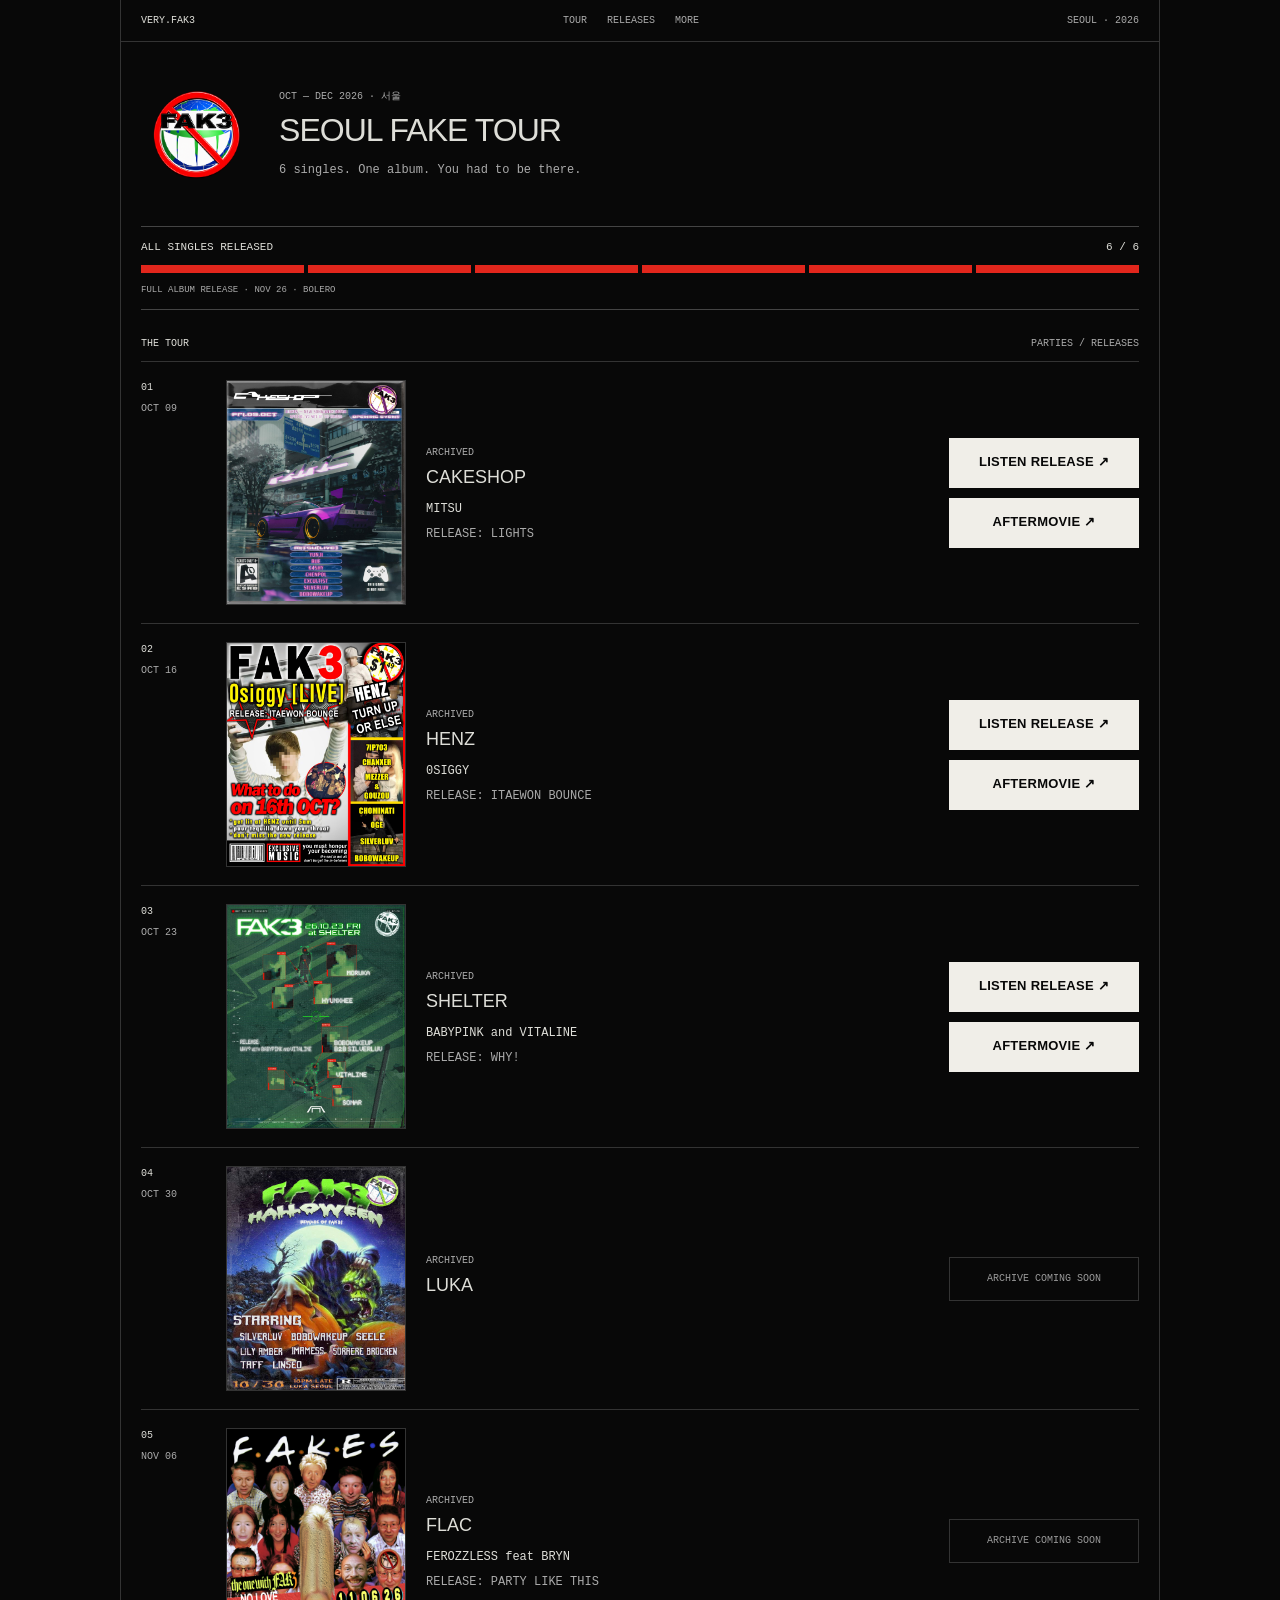
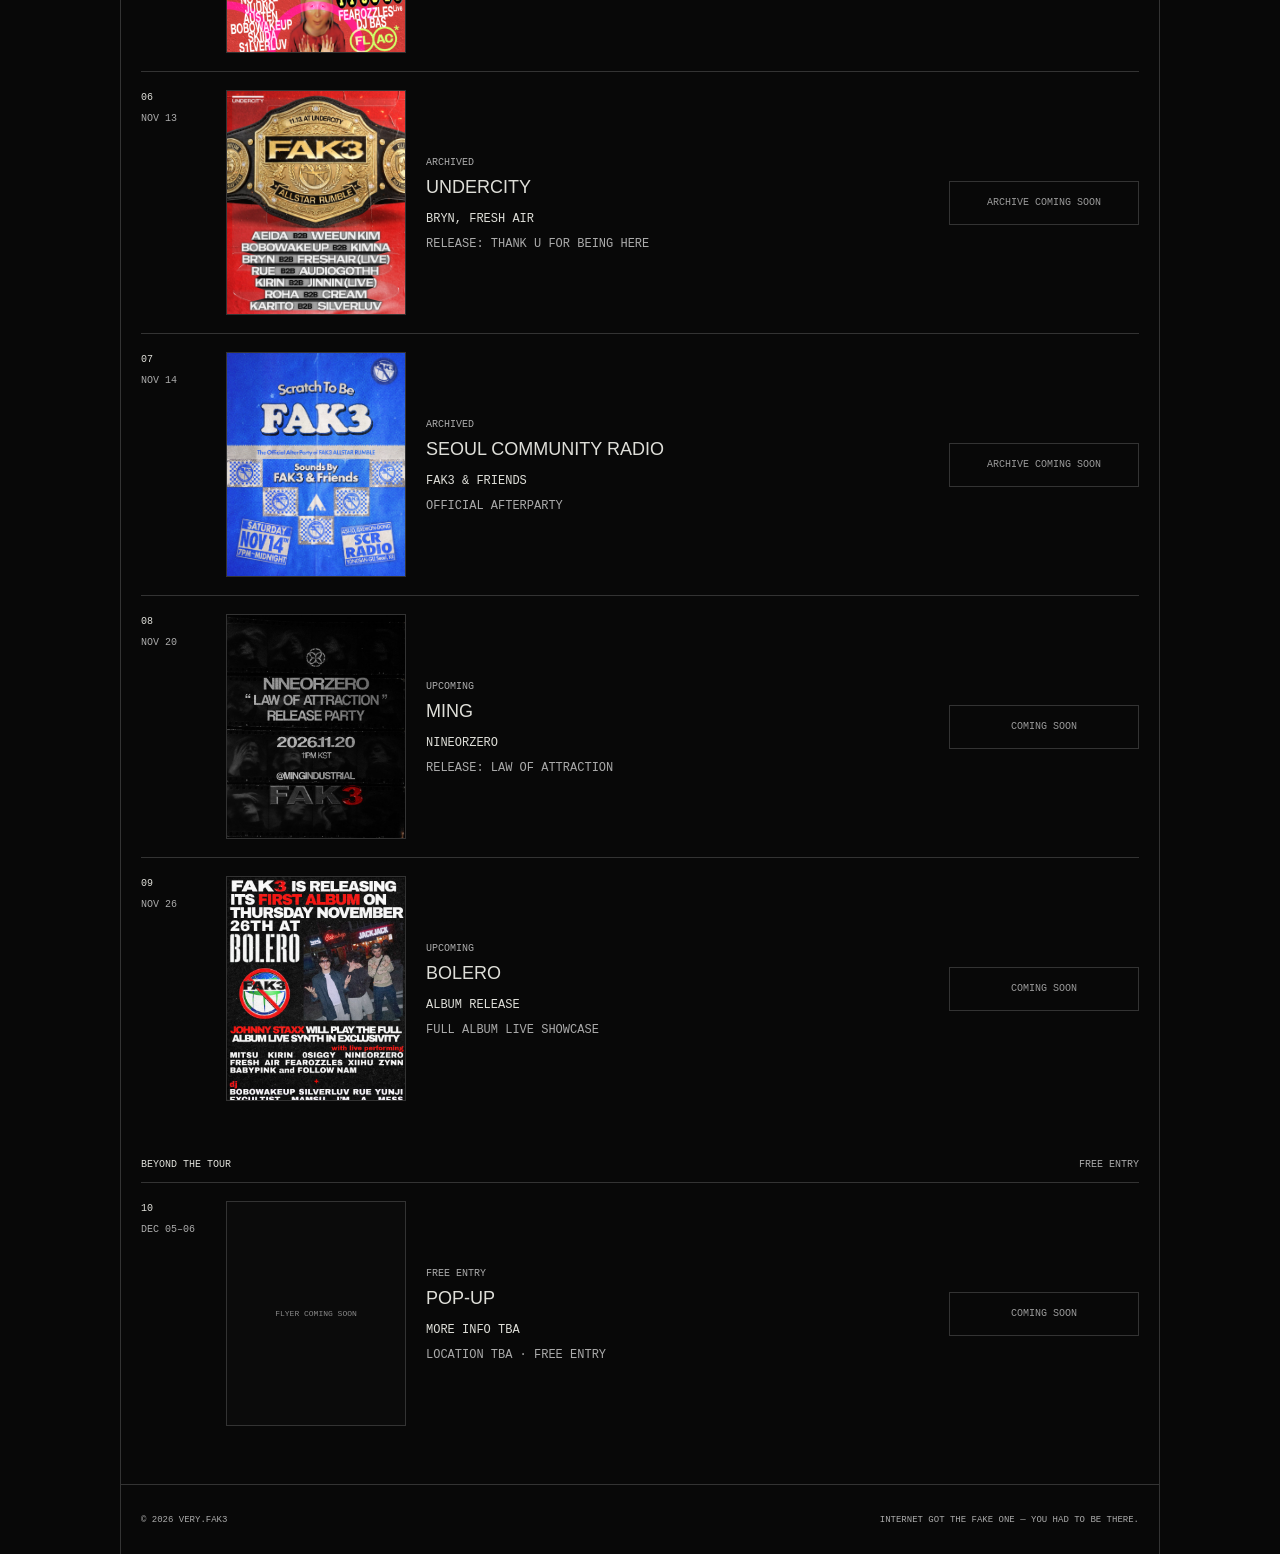
<file: index.html>
<!doctype html>
<html lang="en">
<head>
  <meta charset="utf-8">
  <meta name="viewport" content="width=device-width, initial-scale=1">

  <title>SEOUL FAKE TOUR — VERY.FAK3</title>

  <meta
    name="description"
    content="6 singles. One album. Seoul, October–December 2026. Music, parties and live memories from VERY.FAK3. Full album release at Bolero on November 26."
  >
  <meta name="theme-color" content="#080808">

  <link rel="icon" href="logo.png">
  <link rel="stylesheet" href="style.css?v=20261120-4">

  <script defer src="data.js?v=20261120-4"></script>
  <script defer src="script.js?v=20261120-4"></script>
</head>

<body>
  <a class="skip" href="#events">Skip to events</a>

  <div class="shell">
    <header>
      <a href="#top">VERY.FAK3</a>

      <nav aria-label="Main navigation">
        <a href="#events">TOUR</a>
        <a href="#album">RELEASES</a>
        <a href="#extras">MORE</a>
      </nav>

      <span>SEOUL · 2026</span>
    </header>

    <main id="top">
      <section class="hero">
        <img
          src="logo.png"
          alt="VERY.FAK3"
          class="logo"
          width="112"
          height="112"
        >

        <div>
          <p class="eyebrow">OCT — DEC 2026 · 서울</p>
          <h1>SEOUL FAKE TOUR</h1>
          <p>6 singles. One album. You had to be there.</p>
        </div>
      </section>

      <section
        id="album"
        class="loading"
        aria-label="Single release progress"
      >
        <div class="progress-label">
          <span id="album-label">SINGLES LOADING</span>
          <span id="count">0 / 6</span>
        </div>

        <div
          id="blocks"
          class="blocks"
          role="progressbar"
          aria-label="Singles released"
          aria-valuemin="0"
          aria-valuemax="6"
          aria-valuenow="0"
        ></div>

        <div class="album-bottom">
          <span>FULL ALBUM RELEASE · NOV 26 · BOLERO</span>
          <span id="album-link"></span>
        </div>
      </section>

      <div class="section-heading">
        <h2>THE TOUR</h2>
        <span>PARTIES / RELEASES</span>
      </div>

      <section
        id="events"
        class="events"
        aria-label="Tour events"
      ></section>

      <div class="section-heading extra-heading">
        <h2>BEYOND THE TOUR</h2>
        <span>FREE ENTRY</span>
      </div>

      <section
        id="extras"
        class="events"
        aria-label="Pop-up"
      ></section>

      <noscript>
        <p>Enable JavaScript to see the tour schedule and access links.</p>
      </noscript>
    </main>

    <footer>
      <span>© 2026 VERY.FAK3</span>
      <span>INTERNET GOT THE FAKE ONE — YOU HAD TO BE THERE.</span>
    </footer>
  </div>
</body>
</html>
</file>
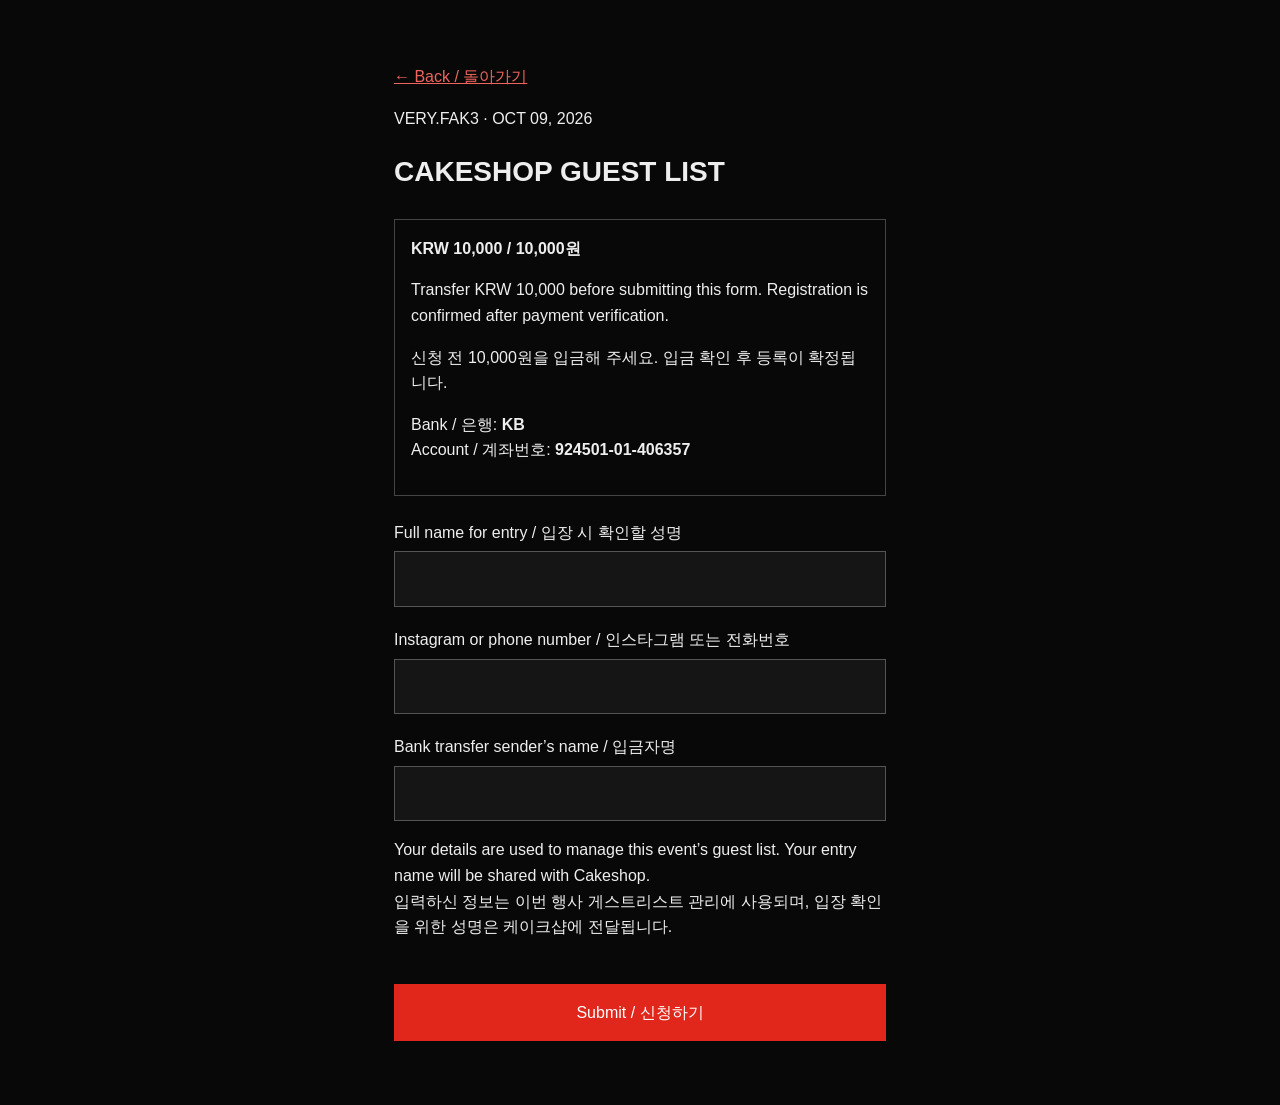
<file: guestlist.html>
<!doctype html>
<html lang="en">
<head>
  <meta charset="utf-8">
  <meta name="viewport" content="width=device-width,initial-scale=1">
  <meta name="robots" content="noindex">
  <title>CAKESHOP Guest List — VERY.FAK3</title>
  <style>
    * { box-sizing: border-box; }
    body {
      margin: 0;
      background: #080808;
      color: #eee;
      font-family: Arial, sans-serif;
      line-height: 1.6;
    }
    main {
      max-width: 540px;
      margin: 40px auto;
      padding: 24px;
    }
    a { color: #ee655d; }
    h1 { font-size: 28px; }
    .notice {
      border: 1px solid #444;
      padding: 16px;
      margin: 24px 0;
    }
    label {
      display: block;
      margin-top: 20px;
    }
    input {
      width: 100%;
      margin-top: 6px;
      padding: 14px;
      border: 1px solid #555;
      background: #151515;
      color: #fff;
      font: inherit;
    }
    button {
      width: 100%;
      margin-top: 28px;
      padding: 16px;
      background: #e1261c;
      border: 0;
      color: #fff;
      font: inherit;
      cursor: pointer;
    }
    input:focus-visible, button:focus-visible {
      outline: 2px solid #ee655d;
      outline-offset: 3px;
    }
    .trap {
      position: absolute;
      left: -10000px;
    }
    [hidden] { display: none !important; }
  </style>
</head>
<body>
  <main>
    <a href="index.html">← Back / 돌아가기</a>
    <p>VERY.FAK3 · OCT 09, 2026</p>
    <h1>CAKESHOP GUEST LIST</h1>

    <div class="notice" id="paid-info">
      <strong>KRW 10,000 / 10,000원</strong>
      <p>
        Transfer KRW 10,000 before submitting this form.
        Registration is confirmed after payment verification.
      </p>
      <p lang="ko">
        신청 전 10,000원을 입금해 주세요.
        입금 확인 후 등록이 확정됩니다.
      </p>
      <p>
        Bank / 은행: <strong>KB</strong><br>
        Account / 계좌번호: <strong>924501-01-406357</strong><br>
      </p>
    </div>

    <div class="notice" id="free-info" hidden>
      Complimentary guest list — invitation only.<br>
      <span lang="ko">초대받은 분들을 위한 무료 게스트리스트입니다.</span>
    </div>

    <form
      id="guest-form"
      action="https://script.google.com/macros/s/AKfycbzJLrEXFli6a6iJ6w9u7DT0LzXpuekbWyhWHuP_edhrgIsgyXq1otlkyt4XOFBlHNmg/exec"
      method="post"
    >
      <input type="hidden" name="type" id="list-type" value="PAID">

      <label for="nom">
        Full name for entry / 입장 시 확인할 성명
      </label>
      <input
        id="nom"
        name="nom"
        autocomplete="name"
        maxlength="100"
        required
      >

      <label for="contact">
        Instagram or phone number / 인스타그램 또는 전화번호
      </label>
      <input
        id="contact"
        name="contact"
        maxlength="150"
        required
      >

      <div id="transfer-field">
        <label for="nomVirement">
          Bank transfer sender’s name / 입금자명
        </label>
        <input
          id="nomVirement"
          name="nomVirement"
          maxlength="100"
          required
        >
      </div>

      <div id="code-field" hidden>
        <label for="code">
          Invitation code / 초대 코드
        </label>
        <input
          id="code"
          name="code"
          type="password"
          autocomplete="off"
          maxlength="200"
          disabled
        >
      </div>

      <div class="trap" aria-hidden="true">
        <label for="website">Leave empty</label>
        <input
          id="website"
          name="website"
          tabindex="-1"
          autocomplete="off"
        >
      </div>

      <p>
        Your details are used to manage this event’s guest list.
        Your entry name will be shared with Cakeshop.<br>
        <span lang="ko">
          입력하신 정보는 이번 행사 게스트리스트 관리에 사용되며,
          입장 확인을 위한 성명은 케이크샵에 전달됩니다.
        </span>
      </p>

      <button type="submit">Submit / 신청하기</button>
    </form>
  </main>

  <script>
    const isFree =
      new URLSearchParams(location.search).get("type") === "free";

    if (isFree) {
      document.querySelector("#list-type").value = "FREE";
      document.querySelector("#paid-info").hidden = true;
      document.querySelector("#free-info").hidden = false;

      document.querySelector("#transfer-field").hidden = true;
      document.querySelector("#nomVirement").required = false;
      document.querySelector("#nomVirement").disabled = true;

      document.querySelector("#code-field").hidden = false;
      document.querySelector("#code").disabled = false;
      document.querySelector("#code").required = true;
    }

    document.querySelector("#guest-form").addEventListener(
      "submit",
      function (event) {
        const action = this.getAttribute("action");

        if (!/^https:\/\/script\.google\.com\/macros\/s\/[^/]+\/exec$/.test(action)) {
          event.preventDefault();
          alert(
            "Registration is not open yet. / 아직 신청이 시작되지 않았습니다."
          );
        }
      }
    );
  </script>
</body>
</html>
</file>
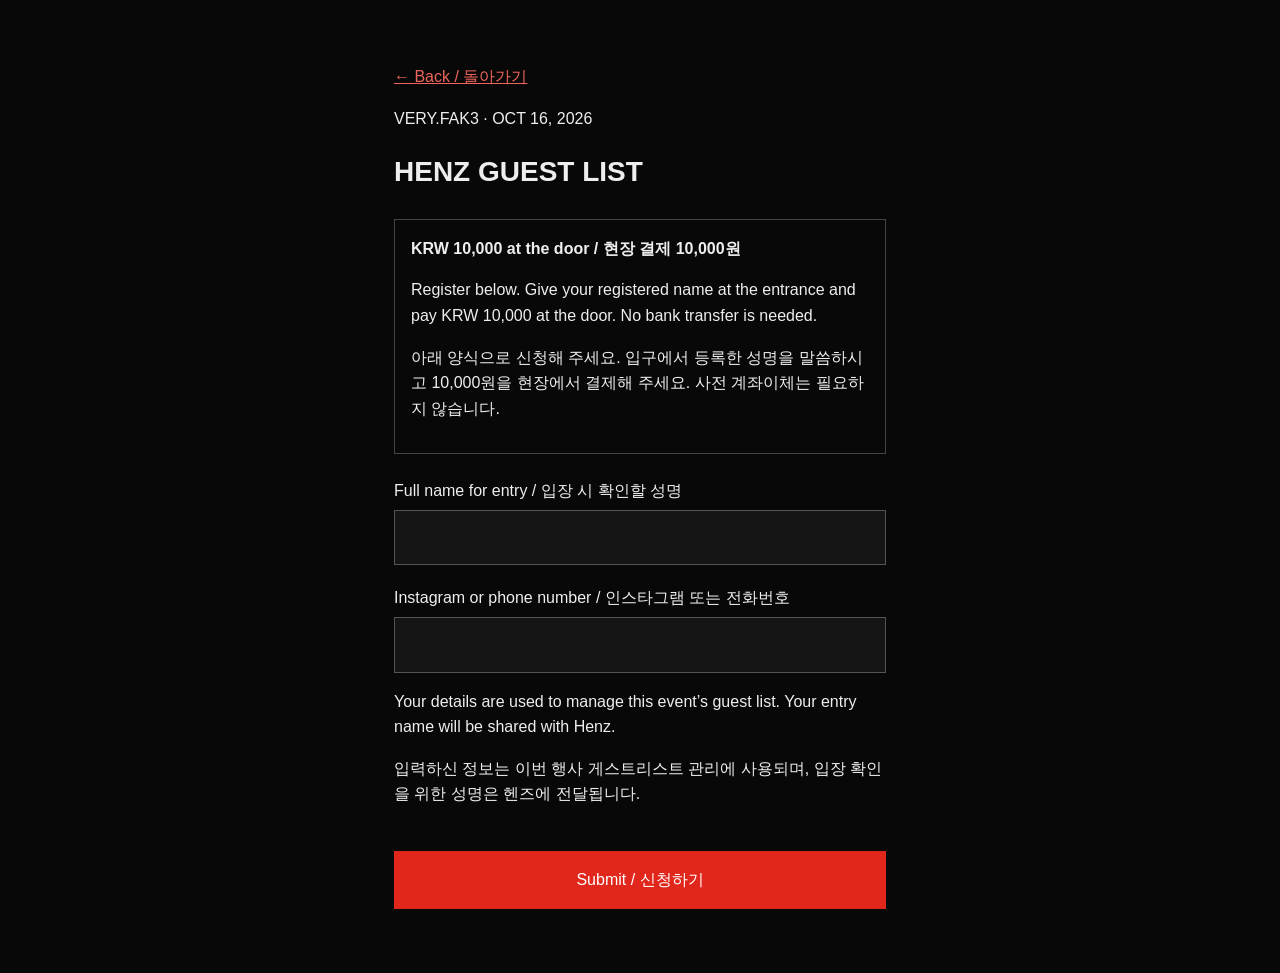
<file: henz-guestlist.html>
<!doctype html>
<html lang="en">
<head>
  <meta charset="utf-8">
  <meta name="viewport" content="width=device-width,initial-scale=1">
  <meta name="robots" content="noindex">
  <title>HENZ Guest List — VERY.FAK3</title>
  <style>
    * { box-sizing: border-box; }
    body {
      margin: 0;
      background: #080808;
      color: #eee;
      font-family: Arial, sans-serif;
      line-height: 1.6;
    }
    main {
      max-width: 540px;
      margin: 40px auto;
      padding: 24px;
    }
    a { color: #ee655d; }
    h1 { font-size: 28px; }
    .notice {
      border: 1px solid #444;
      padding: 16px;
      margin: 24px 0;
    }
    label {
      display: block;
      margin-top: 20px;
    }
    input {
      width: 100%;
      margin-top: 6px;
      padding: 14px;
      border: 1px solid #555;
      background: #151515;
      color: #fff;
      font: inherit;
      font-size: 16px;
    }
    button {
      width: 100%;
      margin-top: 28px;
      padding: 16px;
      background: #e1261c;
      border: 0;
      color: #fff;
      font: inherit;
      cursor: pointer;
    }
    input:focus-visible, button:focus-visible {
      outline: 2px solid #ee655d;
      outline-offset: 3px;
    }
    .trap {
      position: absolute;
      left: -10000px;
    }
  </style>
</head>
<body>
  <main>
    <a href="index.html">← Back / 돌아가기</a>
    <p>VERY.FAK3 · OCT 16, 2026</p>
    <h1>HENZ GUEST LIST</h1>

    <div class="notice">
      <strong>KRW 10,000 at the door / 현장 결제 10,000원</strong>
      <p>
        Register below. Give your registered name at the entrance
        and pay KRW 10,000 at the door. No bank transfer is needed.
      </p>
      <p lang="ko">
        아래 양식으로 신청해 주세요. 입구에서 등록한 성명을
        말씀하시고 10,000원을 현장에서 결제해 주세요.
        사전 계좌이체는 필요하지 않습니다.
      </p>
    </div>

    <form
      action="https://script.google.com/macros/s/AKfycbzJLrEXFli6a6iJ6w9u7DT0LzXpuekbWyhWHuP_edhrgIsgyXq1otlkyt4XOFBlHNmg/exec"
      method="post"
    >
      <input type="hidden" name="event" value="HENZ">
      <input type="hidden" name="type" value="DOOR">

      <label for="nom">
        Full name for entry / 입장 시 확인할 성명
      </label>
      <input
        id="nom"
        name="nom"
        autocomplete="name"
        maxlength="100"
        required
      >

      <label for="contact">
        Instagram or phone number / 인스타그램 또는 전화번호
      </label>
      <input
        id="contact"
        name="contact"
        maxlength="150"
        required
      >

      <div class="trap" aria-hidden="true">
        <label for="website">Leave empty / 비워 두세요</label>
        <input
          id="website"
          name="website"
          tabindex="-1"
          autocomplete="off"
        >
      </div>

      <p>
        Your details are used to manage this event’s guest list.
        Your entry name will be shared with Henz.
      </p>
      <p lang="ko">
        입력하신 정보는 이번 행사 게스트리스트 관리에 사용되며,
        입장 확인을 위한 성명은 헨즈에 전달됩니다.
      </p>

      <button type="submit">Submit / 신청하기</button>
    </form>
  </main>
</body>
</html>
</file>
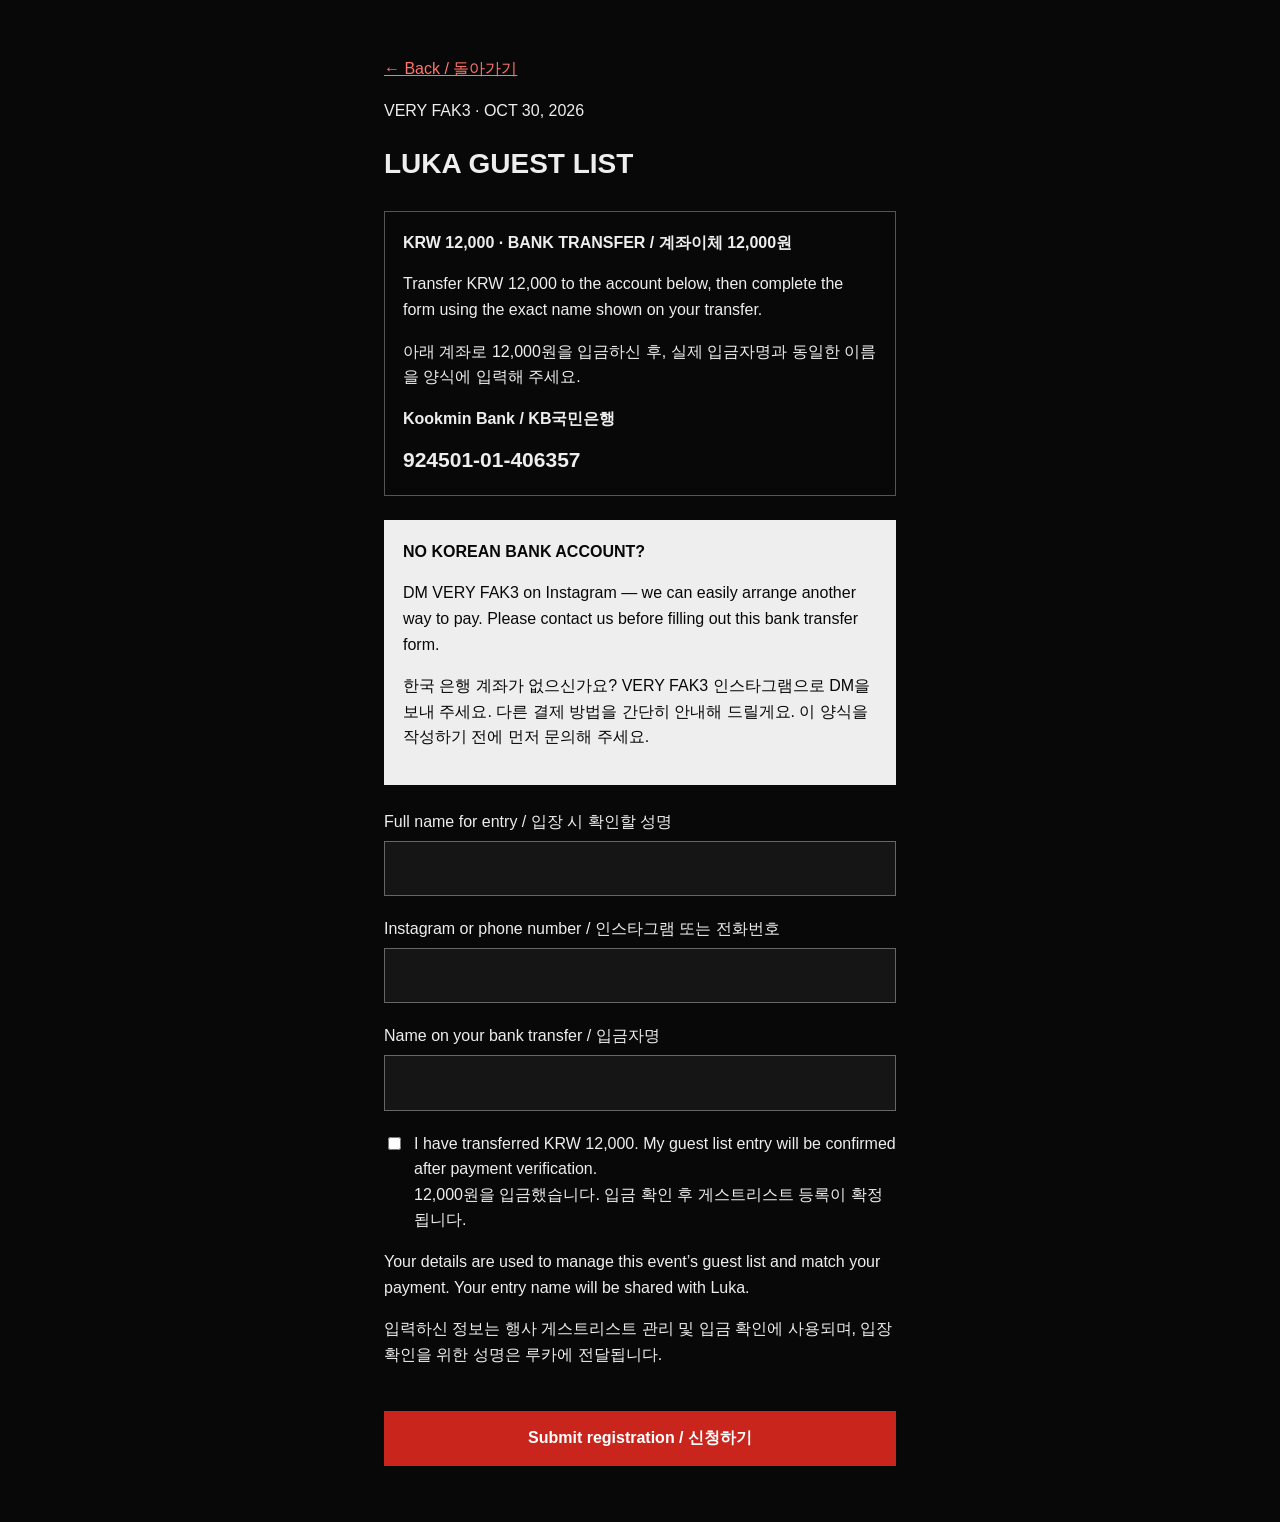
<file: luka-guestlist.html>
<!doctype html>
<html lang="en">
<head>
  <meta charset="utf-8">
  <meta name="viewport" content="width=device-width,initial-scale=1">
  <meta name="robots" content="noindex">
  <title>LUKA Guest List — VERY FAK3</title>
  <style>
    * { box-sizing: border-box; }
    body {
      margin: 0;
      background: #080808;
      color: #eee;
      font: 16px/1.6 Arial, sans-serif;
    }
    main {
      max-width: 560px;
      margin: 32px auto;
      padding: 24px;
    }
    a { color: #ff756c; }
    h1 { font-size: 28px; }
    .notice {
      border: 1px solid #555;
      padding: 18px;
      margin: 24px 0;
    }
    .account {
      display: block;
      margin-top: 12px;
      font-size: 21px;
      font-weight: 700;
      overflow-wrap: anywhere;
    }
    .alternative {
      border-color: #eee;
      background: #eee;
      color: #080808;
    }
    label {
      display: block;
      margin-top: 20px;
    }
    input:not([type="hidden"]):not([type="checkbox"]) {
      width: 100%;
      margin-top: 6px;
      padding: 14px;
      border: 1px solid #666;
      background: #151515;
      color: #fff;
      font: inherit;
    }
    .check {
      display: flex;
      gap: 10px;
      align-items: flex-start;
    }
    .check input {
      margin-top: 6px;
      flex-shrink: 0;
    }
    button {
      width: 100%;
      margin-top: 28px;
      padding: 16px;
      background: #c9251d;
      border: 0;
      color: #fff;
      font: 700 16px/1.4 Arial, sans-serif;
      cursor: pointer;
    }
    input:focus-visible, button:focus-visible {
      outline: 2px solid #ff756c;
      outline-offset: 3px;
    }
    .trap {
      position: absolute;
      left: -10000px;
    }
  </style>
</head>
<body>
  <main>
    <a href="index.html">← Back / 돌아가기</a>
    <p>VERY FAK3 · OCT 30, 2026</p>
    <h1>LUKA GUEST LIST</h1>

    <div class="notice">
      <strong>KRW 12,000 · BANK TRANSFER / 계좌이체 12,000원</strong>
      <p>
        Transfer KRW 12,000 to the account below, then complete
        the form using the exact name shown on your transfer.
      </p>
      <p lang="ko">
        아래 계좌로 12,000원을 입금하신 후,
        실제 입금자명과 동일한 이름을 양식에 입력해 주세요.
      </p>
      <strong>Kookmin Bank / KB국민은행</strong>
      <span class="account">924501-01-406357</span>
    </div>

    <div class="notice alternative">
      <strong>NO KOREAN BANK ACCOUNT?</strong>
      <p>
        DM VERY FAK3 on Instagram — we can easily arrange
        another way to pay. Please contact us before filling
        out this bank transfer form.
      </p>
      <p lang="ko">
        한국 은행 계좌가 없으신가요?
        VERY FAK3 인스타그램으로 DM을 보내 주세요.
        다른 결제 방법을 간단히 안내해 드릴게요.
        이 양식을 작성하기 전에 먼저 문의해 주세요.
      </p>
    </div>

    <form
      action="https://script.google.com/macros/s/AKfycbx7xr8_IkXfoEXtjaoOb0V2KSzvo7JzntWJjXaOHV-5MXmzt8GA_Z1e5-GERNtU1VDb/exec"
      method="post"
    >
      <input type="hidden" name="event" value="LUKA">
      <input type="hidden" name="type" value="TRANSFER">

      <label for="nom">
        Full name for entry / 입장 시 확인할 성명
      </label>
      <input
        id="nom"
        name="nom"
        autocomplete="name"
        maxlength="100"
        required
      >

      <label for="contact">
        Instagram or phone number / 인스타그램 또는 전화번호
      </label>
      <input
        id="contact"
        name="contact"
        maxlength="150"
        required
      >

      <label for="virement">
        Name on your bank transfer / 입금자명
      </label>
      <input
        id="virement"
        name="virement"
        maxlength="100"
        required
      >

      <div class="trap" aria-hidden="true">
        <label for="website">Leave empty / 비워 두세요</label>
        <input
          id="website"
          name="website"
          tabindex="-1"
          autocomplete="off"
        >
      </div>

      <label class="check">
        <input type="checkbox" required>
        <span>
          I have transferred KRW 12,000. My guest list entry
          will be confirmed after payment verification.
          <br>
          <span lang="ko">
            12,000원을 입금했습니다.
            입금 확인 후 게스트리스트 등록이 확정됩니다.
          </span>
        </span>
      </label>

      <p>
        Your details are used to manage this event’s guest list
        and match your payment. Your entry name will be shared
        with Luka.
      </p>
      <p lang="ko">
        입력하신 정보는 행사 게스트리스트 관리 및 입금 확인에
        사용되며, 입장 확인을 위한 성명은 루카에 전달됩니다.
      </p>

      <button type="submit">Submit registration / 신청하기</button>
    </form>
  </main>
</body>
</html>
</file>
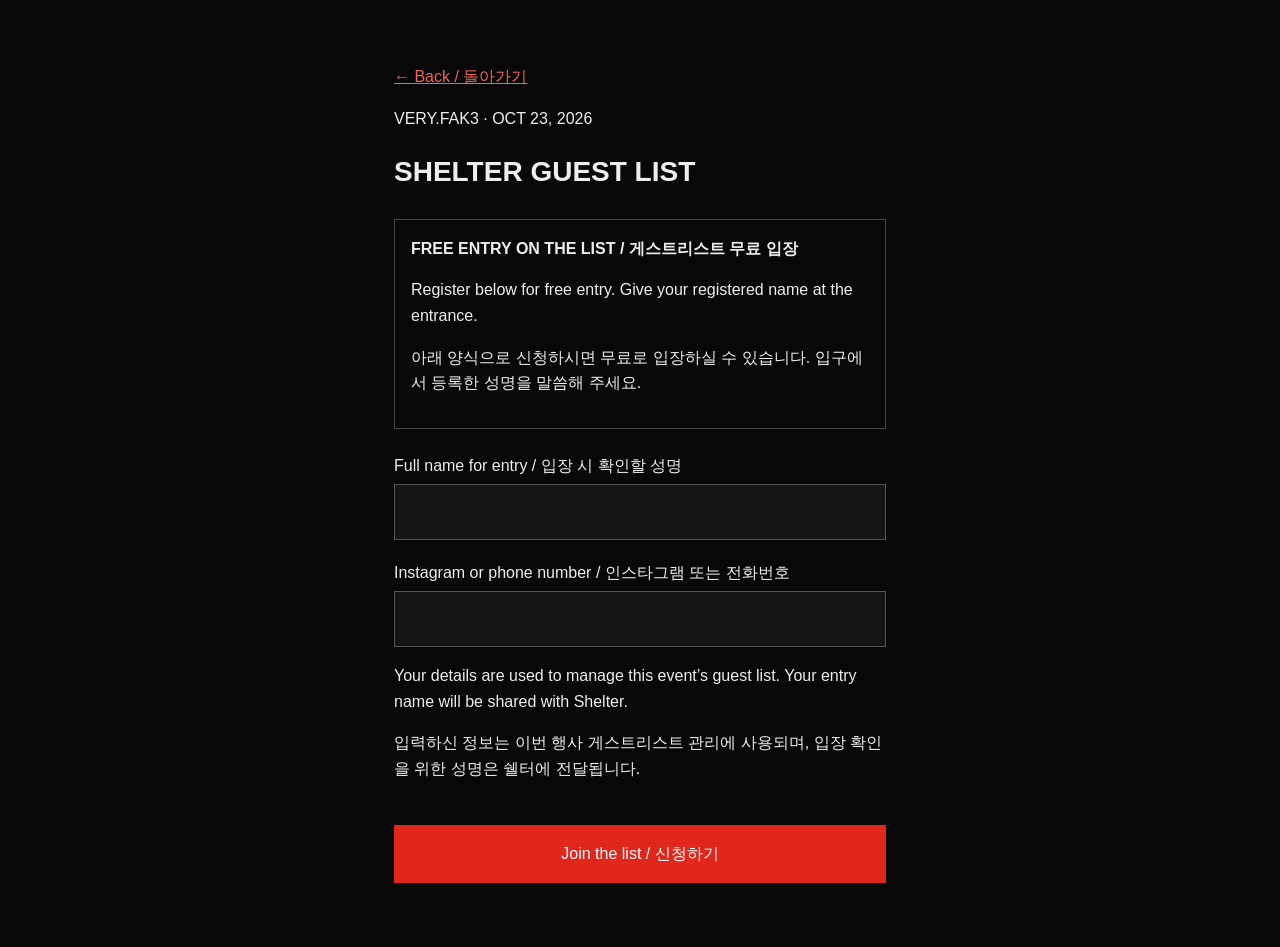
<file: shelter-guestlist.html>
<!doctype html>
<html lang="en">
<head>
  <meta charset="utf-8">
  <meta name="viewport" content="width=device-width,initial-scale=1">
  <meta name="robots" content="noindex">
  <title>SHELTER Guest List — VERY.FAK3</title>
  <style>
    * { box-sizing: border-box; }
    body {
      margin: 0;
      background: #080808;
      color: #eee;
      font-family: Arial, sans-serif;
      line-height: 1.6;
    }
    main {
      max-width: 540px;
      margin: 40px auto;
      padding: 24px;
    }
    a { color: #ee655d; }
    h1 { font-size: 28px; }
    .notice {
      border: 1px solid #444;
      padding: 16px;
      margin: 24px 0;
    }
    label { display: block; margin-top: 20px; }
    input {
      width: 100%;
      margin-top: 6px;
      padding: 14px;
      border: 1px solid #555;
      background: #151515;
      color: #fff;
      font: inherit;
      font-size: 16px;
    }
    button {
      width: 100%;
      margin-top: 28px;
      padding: 16px;
      background: #e1261c;
      border: 0;
      color: #fff;
      font: inherit;
      cursor: pointer;
    }
    input:focus-visible, button:focus-visible {
      outline: 2px solid #ee655d;
      outline-offset: 3px;
    }
    .trap { position: absolute; left: -10000px; }
  </style>
</head>
<body>
  <main>
    <a href="index.html">← Back / 돌아가기</a>
    <p>VERY.FAK3 · OCT 23, 2026</p>
    <h1>SHELTER GUEST LIST</h1>

    <div class="notice">
      <strong>FREE ENTRY ON THE LIST / 게스트리스트 무료 입장</strong>
      <p>
        Register below for free entry.
        Give your registered name at the entrance.
      </p>
      <p lang="ko">
        아래 양식으로 신청하시면 무료로 입장하실 수 있습니다.
        입구에서 등록한 성명을 말씀해 주세요.
      </p>
    </div>

    <form
      action="https://script.google.com/macros/s/AKfycbzJLrEXFli6a6iJ6w9u7DT0LzXpuekbWyhWHuP_edhrgIsgyXq1otlkyt4XOFBlHNmg/exec"
      method="post"
    >
      <input type="hidden" name="event" value="SHELTER">
      <input type="hidden" name="type" value="FREE">

      <label for="nom">
        Full name for entry / 입장 시 확인할 성명
      </label>
      <input
        id="nom"
        name="nom"
        autocomplete="name"
        maxlength="100"
        required
      >

      <label for="contact">
        Instagram or phone number / 인스타그램 또는 전화번호
      </label>
      <input
        id="contact"
        name="contact"
        maxlength="150"
        required
      >

      <div class="trap" aria-hidden="true">
        <label for="website">Leave empty / 비워 두세요</label>
        <input
          id="website"
          name="website"
          tabindex="-1"
          autocomplete="off"
        >
      </div>

      <p>
        Your details are used to manage this event’s guest list.
        Your entry name will be shared with Shelter.
      </p>
      <p lang="ko">
        입력하신 정보는 이번 행사 게스트리스트 관리에 사용되며,
        입장 확인을 위한 성명은 쉘터에 전달됩니다.
      </p>

      <button type="submit">Join the list / 신청하기</button>
    </form>
  </main>
</body>
</html>
</file>
<file: style.css>
* {
  box-sizing: border-box;
}

html {
  background: #080808;
  color: #deded8;
  font-family: Arial, Helvetica, sans-serif;
  scroll-behavior: smooth;
}

body {
  margin: 0;
}

a {
  color: inherit;
  text-decoration: none;
}

a:focus-visible {
  outline: 2px solid #e1261c;
  outline-offset: 5px;
}

.skip {
  position: absolute;
  top: -70px;
  left: 12px;
  background: #deded8;
  color: #080808;
  padding: 12px;
  z-index: 5;
}

.skip:focus {
  top: 12px;
}

.shell {
  width: min(1040px, 100%);
  margin: auto;
  min-height: 100vh;
  border-inline: 1px solid #333;
}

header,
footer {
  display: flex;
  align-items: center;
  justify-content: space-between;
  gap: 16px;
  padding: 15px 20px;
  font: 10px "Courier New", monospace;
  color: #aaa;
}

header {
  border-bottom: 1px solid #333;
}

header > a {
  color: #deded8;
}

nav {
  display: flex;
  gap: 20px;
}

nav a:hover {
  color: #fff;
}

main {
  padding: 0 20px;
}

.hero {
  display: flex;
  align-items: center;
  gap: 26px;
  padding: 36px 0;
}

.logo {
  width: 112px;
  height: 112px;
  object-fit: contain;
}

.hero h1 {
  font-size: clamp(20px, 4vw, 32px);
  font-weight: 500;
  letter-spacing: -0.03em;
  margin: 8px 0 12px;
}

.hero p {
  font: 12px/1.5 "Courier New", monospace;
  color: #aaa;
  margin: 0;
}

.hero .eyebrow {
  font-size: 10px;
}

.loading {
  border-block: 1px solid #444;
  padding: 14px 0;
  margin-bottom: 28px;
  font: 11px "Courier New", monospace;
  scroll-margin-top: 20px;
}

.progress-label,
.album-bottom {
  display: flex;
  justify-content: space-between;
  gap: 12px;
}

.blocks {
  display: grid;
  grid-template-columns: repeat(9, 1fr);
  gap: 4px;
  margin: 12px 0;
}

.blocks i {
  height: 8px;
  background: #252525;
}

.blocks i.on {
  background: #e1261c;
}

.album-bottom {
  font-size: 9px;
  color: #aaa;
  align-items: center;
}

.section-heading {
  display: flex;
  justify-content: space-between;
  align-items: center;
  gap: 12px;
  padding-bottom: 12px;
  font: 10px "Courier New", monospace;
  color: #aaa;
}

.section-heading h2 {
  font: inherit;
  color: #deded8;
  margin: 0;
}

.events {
  scroll-margin-top: 20px;
}

.event {
  display: grid;
  grid-template-columns: 65px 180px minmax(0, 1fr) 190px;
  gap: 20px;
  align-items: center;
  border-top: 1px solid #333;
  padding: 18px 0;
}

.event:hover {
  background: #0d0d0d;
}

.event-id {
  font: 10px/1.6 "Courier New", monospace;
  align-self: start;
  color: #aaa;
  display: flex;
  flex-direction: column;
  gap: 5px;
}

.number {
  color: #deded8;
}

.media {
  aspect-ratio: 4 / 5;
  min-width: 0;
  border: 1px solid #333;
  display: grid;
  place-items: center;
  overflow: hidden;
  background: #0b0b0b;
}

.media span {
  font: 8px "Courier New", monospace;
  color: #888;
  text-align: center;
  padding: 8px;
}

.media img {
  display: block;
  width: 100%;
  height: 100%;
  object-fit: contain;
}

.status {
  font: 10px "Courier New", monospace;
  color: #aaa;
}

.status.open {
  color: #ff756c;
}

.info {
  min-width: 0;
}

.info h3 {
  font-size: 18px;
  font-weight: 500;
  margin: 8px 0 12px;
  overflow-wrap: anywhere;
}

.info p {
  font: 12px/1.6 "Courier New", monospace;
  margin: 0;
  overflow-wrap: anywhere;
}

.artist {
  color: #deded8;
}

.info .track {
  color: #aaa;
  margin-top: 6px;
}

.actions {
  display: flex;
  flex-direction: column;
  gap: 10px;
  min-width: 0;
}

.action {
  min-height: 50px;
  display: flex;
  align-items: center;
  justify-content: center;
  text-align: center;
  padding: 14px 12px;
  background: #f0eee8;
  border: 1px solid #f0eee8;
  color: #080808;
  font: 700 13px/1.4 Arial, Helvetica, sans-serif;
  letter-spacing: 0.02em;
  overflow-wrap: anywhere;
  transition: background 0.12s, color 0.12s;
}

.action-primary {
  background: #c9251d;
  border-color: #c9251d;
  color: #fff;
}

.action:hover {
  background: #fff;
  border-color: #fff;
  color: #080808;
  text-decoration: underline;
  text-underline-offset: 4px;
}

.action:focus-visible {
  outline: 3px solid #fff;
  outline-offset: 4px;
}

.unavailable {
  min-height: 44px;
  display: flex;
  align-items: center;
  justify-content: center;
  text-align: center;
  padding: 10px 8px;
  font: 10px/1.4 "Courier New", monospace;
  border: 1px solid #333;
  color: #999;
}

.access-note {
  font: 10px/1.5 "Courier New", monospace;
  color: #aaa;
}

.extra-heading {
  margin-top: 40px;
}

footer {
  border-top: 1px solid #333;
  margin-top: 40px;
  min-height: 70px;
  font-size: 9px;
}

@media (max-width: 700px) {
  .shell {
    border: 0;
  }

  header,
  footer {
    padding: 14px 16px;
  }

  header > span {
    display: none;
  }

  nav {
    gap: 16px;
  }

  main {
    padding: 0 16px;
  }

  .hero {
    gap: 16px;
    padding: 28px 0;
  }

  .logo {
    width: 82px;
    height: 82px;
  }

  .hero p {
    font-size: 10px;
  }

  .event {
    grid-template-columns: 36px 100px minmax(0, 1fr);
    gap: 12px;
    padding: 16px 0;
  }

  .event-id {
    grid-column: 1;
    grid-row: 1;
    font-size: 9px;
  }

  .media {
    grid-column: 2;
    grid-row: 1;
    align-self: start;
  }

  .info {
    grid-column: 3;
    grid-row: 1;
  }

  .info h3 {
    font-size: 15px;
    margin: 6px 0 10px;
  }

  .info p {
    font-size: 11px;
  }

  .actions {
    grid-column: 1 / -1;
    grid-row: 2;
    width: 100%;
  }

  .action {
    min-height: 52px;
    font-size: 14px;
  }

  .section-heading {
    font-size: 9px;
  }

  footer {
    align-items: start;
    flex-direction: column;
    gap: 9px;
  }
}

@media (max-width: 360px) {
  .event {
    grid-template-columns: 28px 80px minmax(0, 1fr);
    gap: 9px;
  }

  .hero {
    gap: 12px;
  }

  .logo {
    width: 66px;
    height: 66px;
  }
}

@media (prefers-reduced-motion: reduce) {
  html {
    scroll-behavior: auto;
  }

  .action {
    transition: none;
  }
}
</file>
